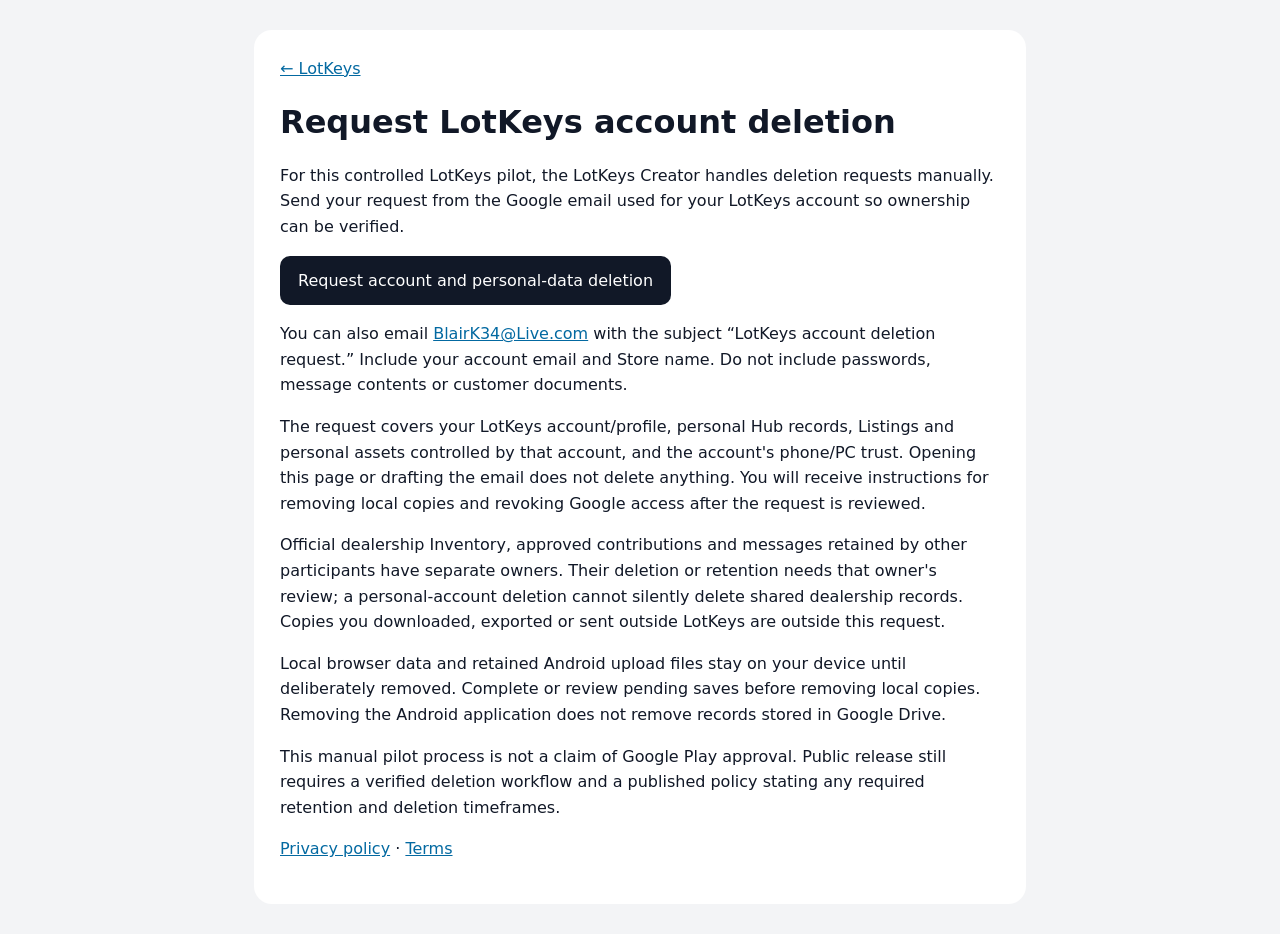
<file: delete-account.html>
<!doctype html>
<html lang="en">
<head>
  <meta charset="utf-8"><meta name="viewport" content="width=device-width,initial-scale=1">
  <title>Request LotKeys Account Deletion</title>
  <style>body{margin:0;background:#f3f4f6;color:#111827;font:16px/1.6 system-ui,sans-serif}main{max-width:720px;margin:30px auto;padding:26px;background:white;border-radius:18px}h1{line-height:1.2}a{color:#0369a1}.button{display:inline-block;padding:12px 18px;background:#111827;color:white;border-radius:10px;text-decoration:none}@media(max-width:760px){main{margin:0;border-radius:0}}</style>
</head>
<body><main>
  <a href="./">← LotKeys</a>
  <h1>Request LotKeys account deletion</h1>
  <p>For this controlled LotKeys pilot, the LotKeys Creator handles deletion requests manually. Send your request from the Google email used for your LotKeys account so ownership can be verified.</p>
  <p><a class="button" href="mailto:BlairK34@Live.com?subject=LotKeys%20account%20deletion%20request">Request account and personal-data deletion</a></p>
  <p>You can also email <a href="mailto:BlairK34@Live.com">BlairK34@Live.com</a> with the subject “LotKeys account deletion request.” Include your account email and Store name. Do not include passwords, message contents or customer documents.</p>
  <p>The request covers your LotKeys account/profile, personal Hub records, Listings and personal assets controlled by that account, and the account's phone/PC trust. Opening this page or drafting the email does not delete anything. You will receive instructions for removing local copies and revoking Google access after the request is reviewed.</p>
  <p>Official dealership Inventory, approved contributions and messages retained by other participants have separate owners. Their deletion or retention needs that owner's review; a personal-account deletion cannot silently delete shared dealership records. Copies you downloaded, exported or sent outside LotKeys are outside this request.</p>
  <p>Local browser data and retained Android upload files stay on your device until deliberately removed. Complete or review pending saves before removing local copies. Removing the Android application does not remove records stored in Google Drive.</p>
  <p>This manual pilot process is not a claim of Google Play approval. Public release still requires a verified deletion workflow and a published policy stating any required retention and deletion timeframes.</p>
  <p><a href="./privacy.html">Privacy policy</a> · <a href="./terms.html">Terms</a></p>
</main></body></html>
</file>
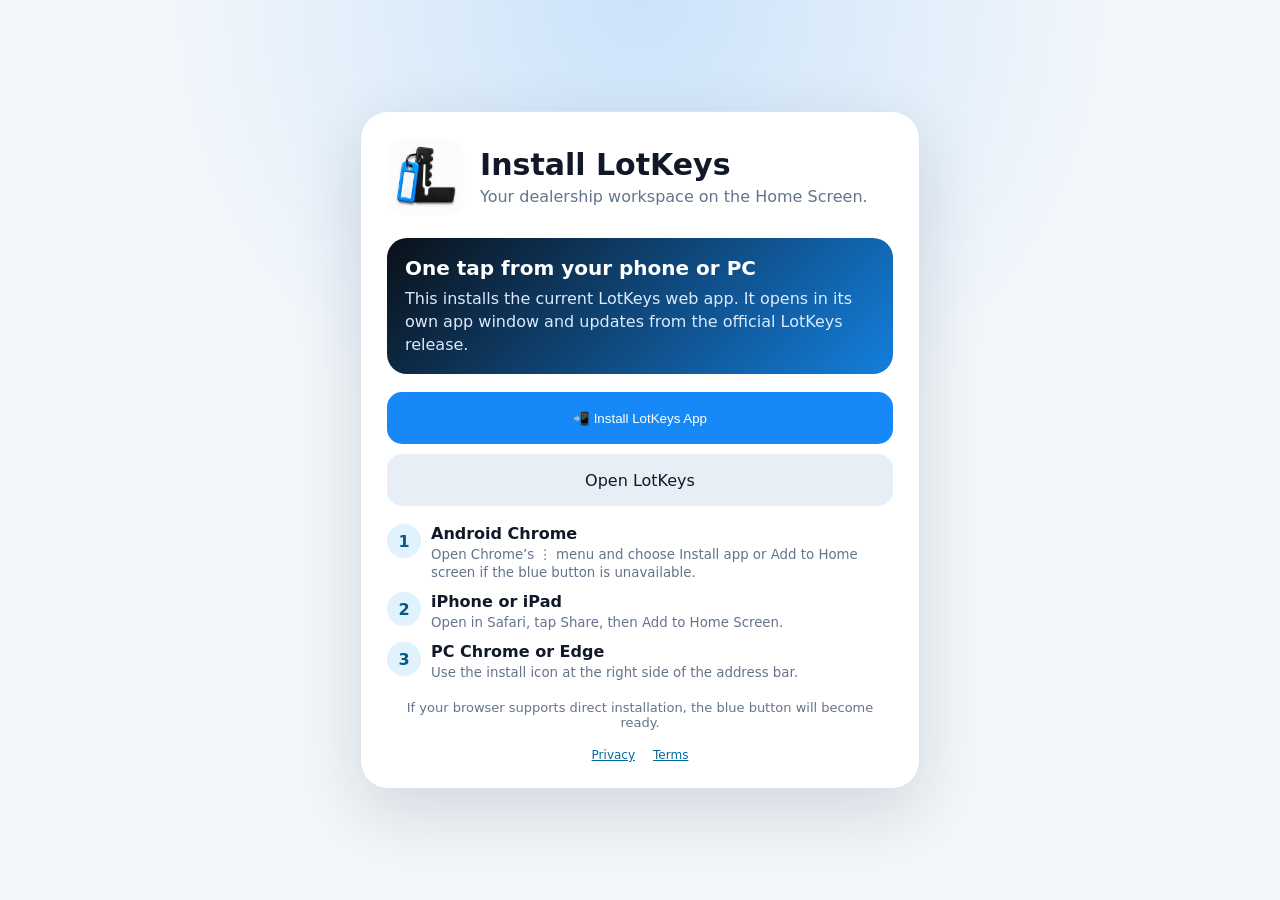
<file: install.html>
<!doctype html>
<html lang="en">
<head>
  <meta charset="utf-8">
  <meta name="viewport" content="width=device-width,initial-scale=1,viewport-fit=cover">
  <meta name="theme-color" content="#111827">
  <title>Install LotKeys</title>
  <link rel="manifest" href="./manifest.webmanifest">
  <link rel="icon" href="./assets/lotkeys-favicon.png">
  <link rel="apple-touch-icon" href="./assets/lotkeys-apple-touch-icon.png">
  <style>
    :root{color-scheme:light dark;--blue:#1688f8;--ink:#111827;--muted:#64748b;--line:#dbe4ef;--card:#fff;--bg:#f3f7fb}
    *{box-sizing:border-box}body{margin:0;min-height:100svh;display:grid;place-items:center;padding:24px;background:radial-gradient(circle at 50% 0,rgba(22,136,248,.18),transparent 44%),var(--bg);font-family:Inter,system-ui,-apple-system,"Segoe UI",sans-serif;color:var(--ink)}
    main{width:min(560px,100%);background:var(--card);border:1px solid var(--line);border-radius:28px;padding:26px;box-shadow:0 24px 70px rgba(15,23,42,.14)}
    .brand{display:flex;align-items:center;gap:15px}.brand img{width:78px;height:78px;border-radius:20px;object-fit:contain}.brand h1{margin:0;font-size:30px}.brand p{margin:5px 0 0;color:var(--muted)}
    .hero{margin:22px 0 18px;padding:18px;border-radius:20px;background:linear-gradient(135deg,#0b1018,#137fdd);color:#fff}.hero strong{display:block;font-size:20px}.hero span{display:block;margin-top:7px;color:#dbeafe;line-height:1.45}
    button,.button{display:flex;width:100%;justify-content:center;align-items:center;min-height:52px;border:0;border-radius:15px;padding:12px 18px;background:var(--blue);color:#fff;font:800 16px inherit;text-decoration:none;cursor:pointer}.button.secondary{margin-top:10px;background:#e7eef6;color:var(--ink)}button[disabled]{opacity:.62;cursor:default}
    .steps{display:grid;gap:10px;margin:18px 0}.step{display:grid;grid-template-columns:34px 1fr;gap:10px;align-items:start}.step b{width:34px;height:34px;display:grid;place-items:center;border-radius:50%;background:#e0f2fe;color:#075985}.step strong,.step small{display:block}.step small{color:var(--muted);margin-top:3px;line-height:1.35}
    #status{min-height:20px;margin:12px 2px 0;color:var(--muted);font-size:13px;text-align:center}.legal{display:flex;justify-content:center;gap:18px;margin-top:18px;font-size:12px}.legal a{color:#0369a1}
    @media(prefers-color-scheme:dark){:root{--ink:#f8fafc;--muted:#a8b3c2;--line:#2b3542;--card:#15191f;--bg:#0b0e12}.button.secondary{background:#28313c;color:#fff}.step b{background:#153957;color:#bae6fd}}
  </style>
</head>
<body>
  <main>
    <div class="brand"><img src="./assets/lotkeys-default-logo.png" alt="LotKeys"><div><h1>Install LotKeys</h1><p>Your dealership workspace on the Home Screen.</p></div></div>
    <div class="hero"><strong>One tap from your phone or PC</strong><span>This installs the current LotKeys web app. It opens in its own app window and updates from the official LotKeys release.</span></div>
    <button id="install" type="button">📲 Install LotKeys App</button>
    <a class="button secondary" href="./">Open LotKeys</a>
    <div class="steps" id="manual-steps">
      <div class="step"><b>1</b><div><strong>Android Chrome</strong><small>Open Chrome’s ⋮ menu and choose Install app or Add to Home screen if the blue button is unavailable.</small></div></div>
      <div class="step"><b>2</b><div><strong>iPhone or iPad</strong><small>Open in Safari, tap Share, then Add to Home Screen.</small></div></div>
      <div class="step"><b>3</b><div><strong>PC Chrome or Edge</strong><small>Use the install icon at the right side of the address bar.</small></div></div>
    </div>
    <div id="status" role="status" aria-live="polite"></div>
    <div class="legal"><a href="./privacy.html">Privacy</a><a href="./terms.html">Terms</a></div>
  </main>
  <script>
    let promptEvent=null;
    const button=document.getElementById('install'),status=document.getElementById('status');
    const standalone=matchMedia('(display-mode: standalone)').matches||navigator.standalone===true;
    if(standalone){button.disabled=true;button.textContent='✓ LotKeys is already installed';status.textContent='Open LotKeys from your Home Screen or app list.'}
    else status.textContent='If your browser supports direct installation, the blue button will become ready.';
    addEventListener('beforeinstallprompt',event=>{event.preventDefault();promptEvent=event;button.disabled=false;status.textContent='LotKeys is ready to install on this device.'});
    button.addEventListener('click',async()=>{if(!promptEvent){status.textContent='Use the matching browser instructions below to add LotKeys.';document.getElementById('manual-steps').scrollIntoView({behavior:'smooth'});return}button.disabled=true;await promptEvent.prompt();const choice=await promptEvent.userChoice.catch(()=>({outcome:'dismissed'}));status.textContent=choice.outcome==='accepted'?'LotKeys installation started ✓':'Installation was cancelled — you can try again anytime.';promptEvent=null;if(choice.outcome!=='accepted')button.disabled=false});
    addEventListener('appinstalled',()=>{button.disabled=true;button.textContent='✓ LotKeys installed';status.textContent='LotKeys is now available from your Home Screen or app list.'});
    if('serviceWorker' in navigator)navigator.serviceWorker.register('./sw.js?v=09481',{updateViaCache:'none'}).then(registration=>registration.update().catch(()=>{})).catch(()=>{});
  </script>
</body>
</html>
</file>
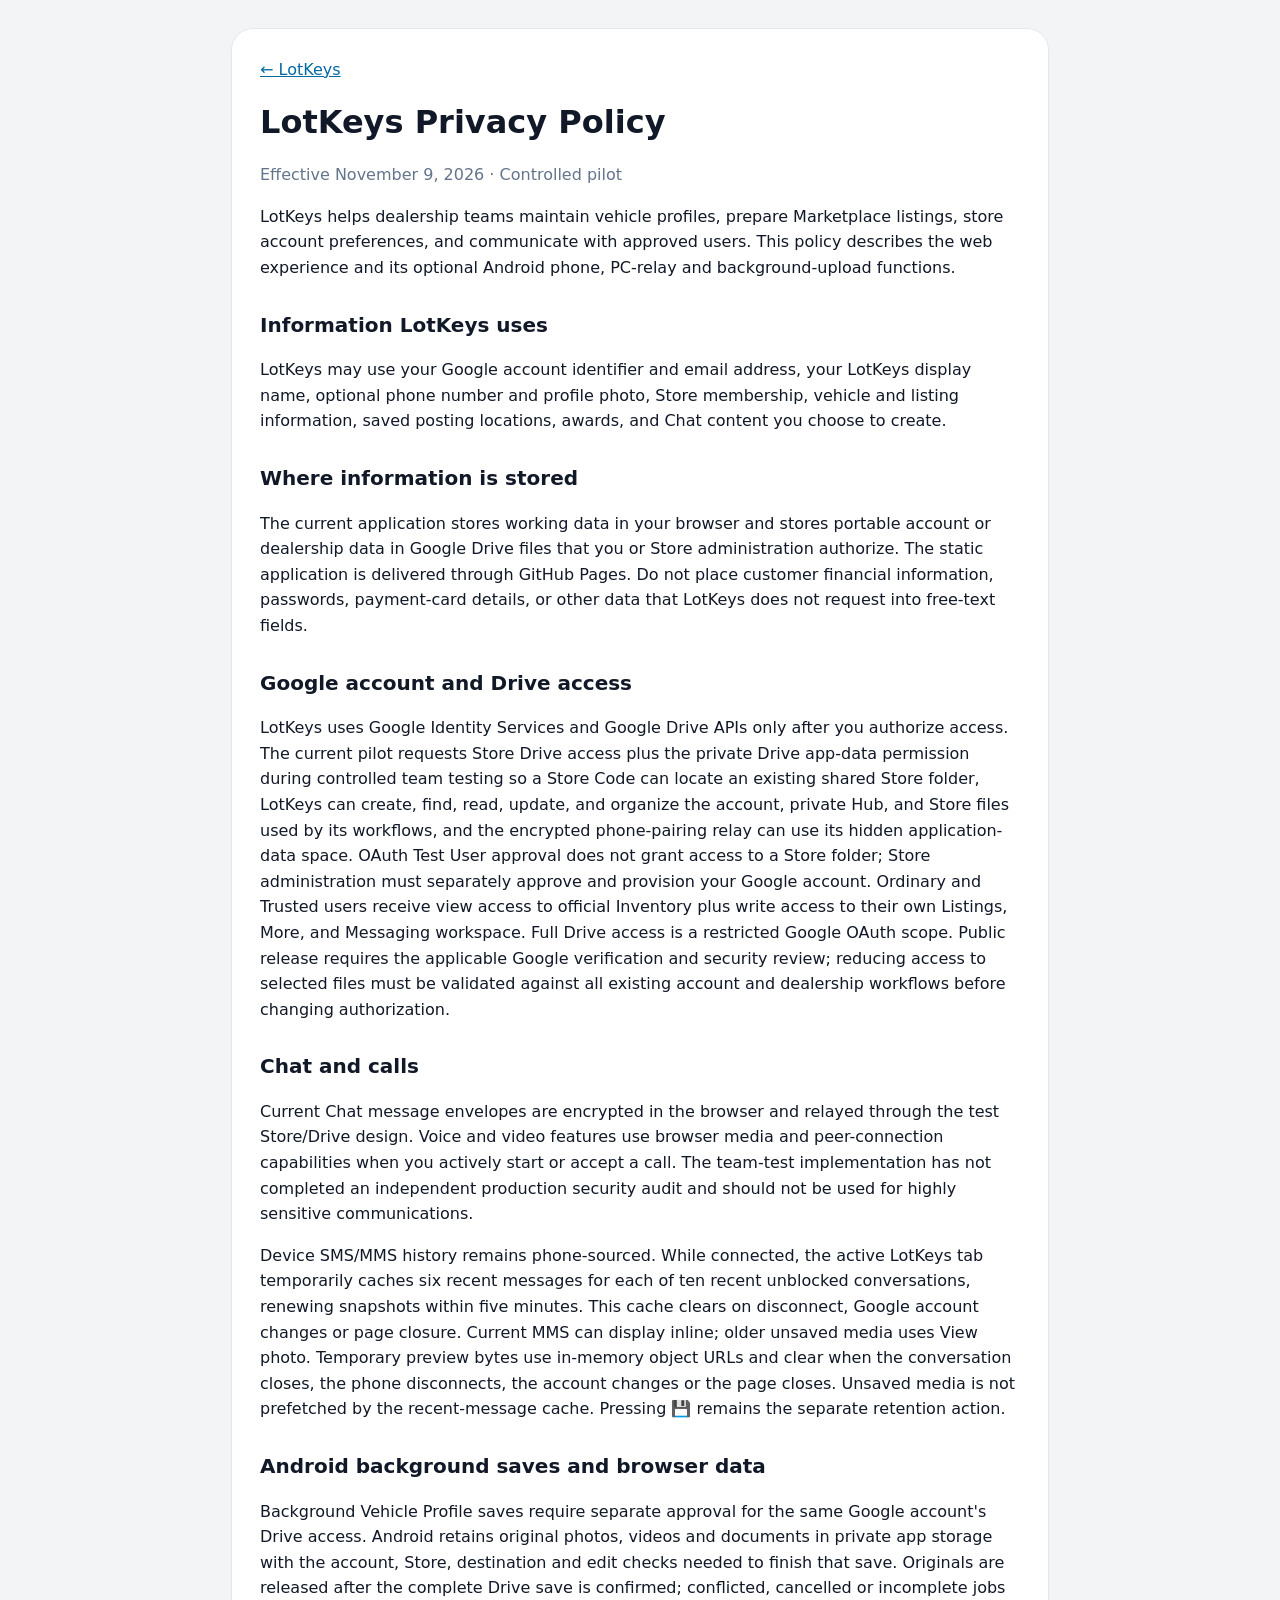
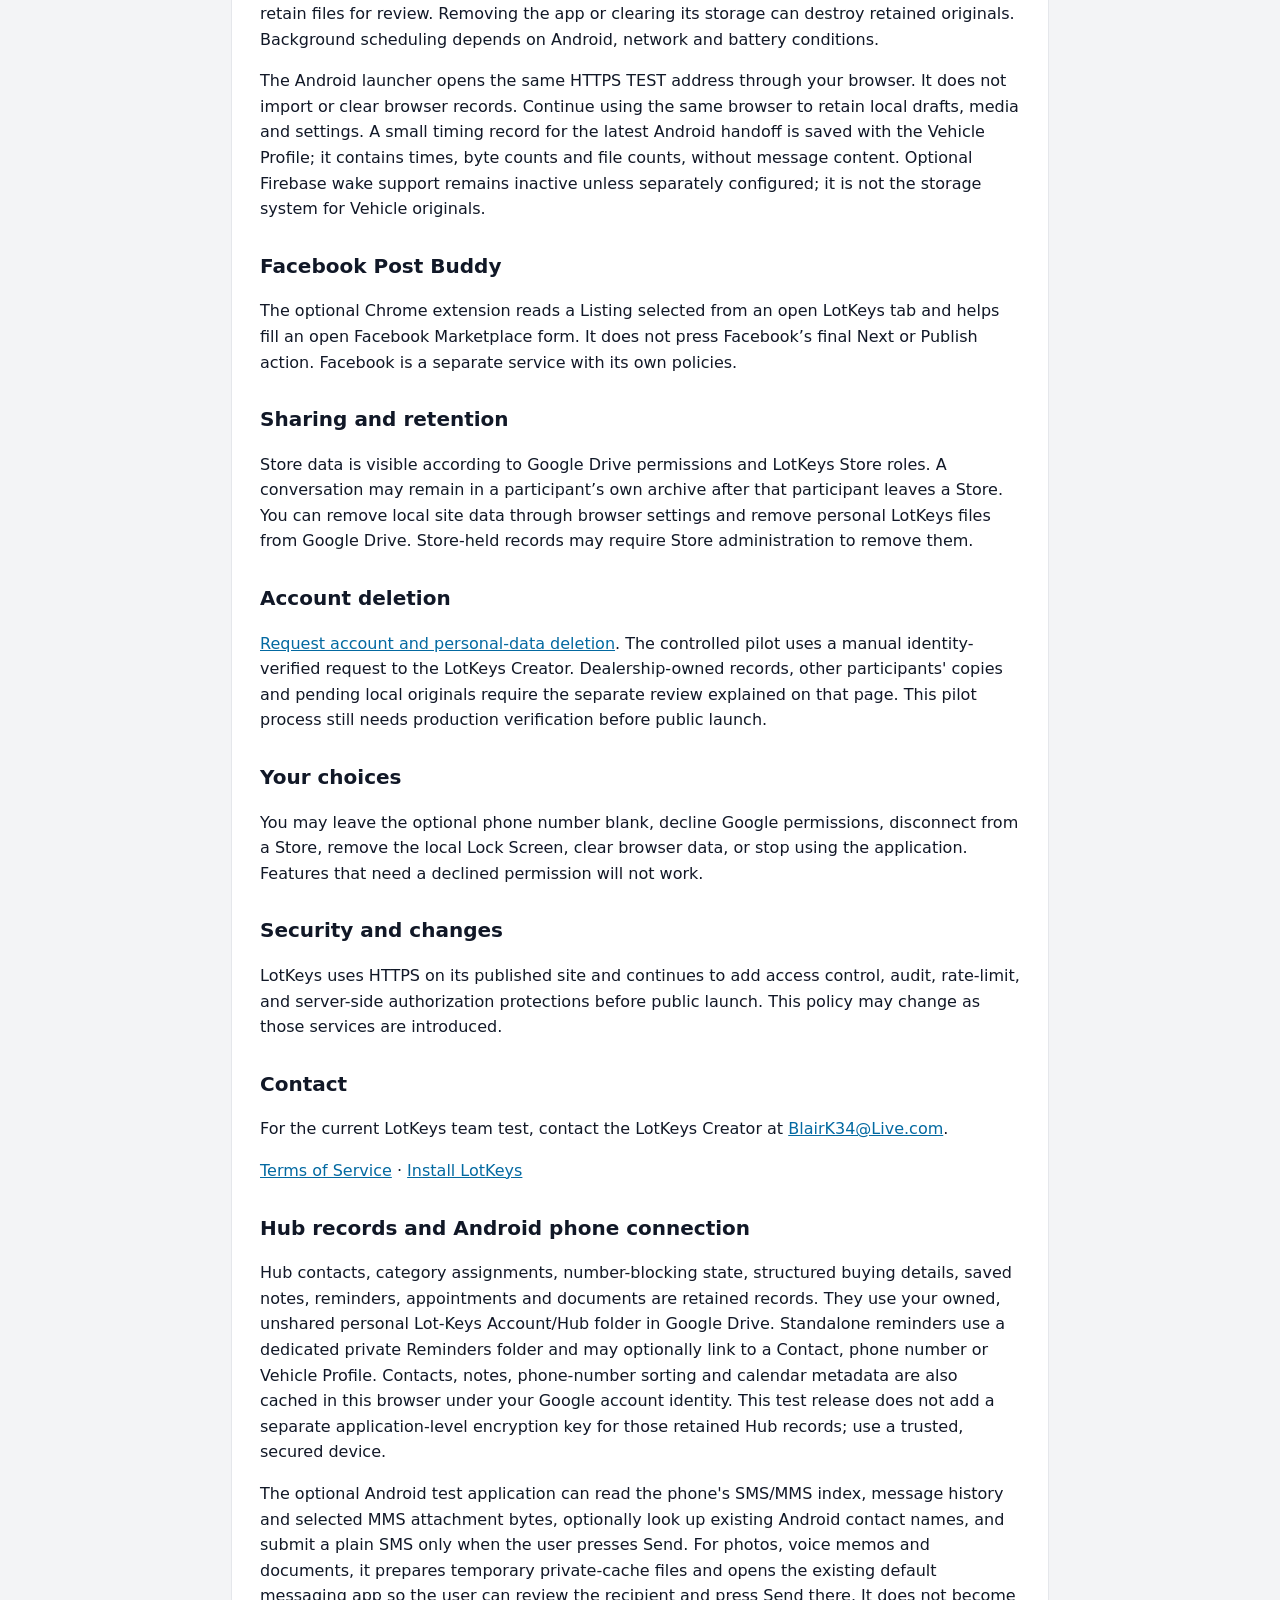
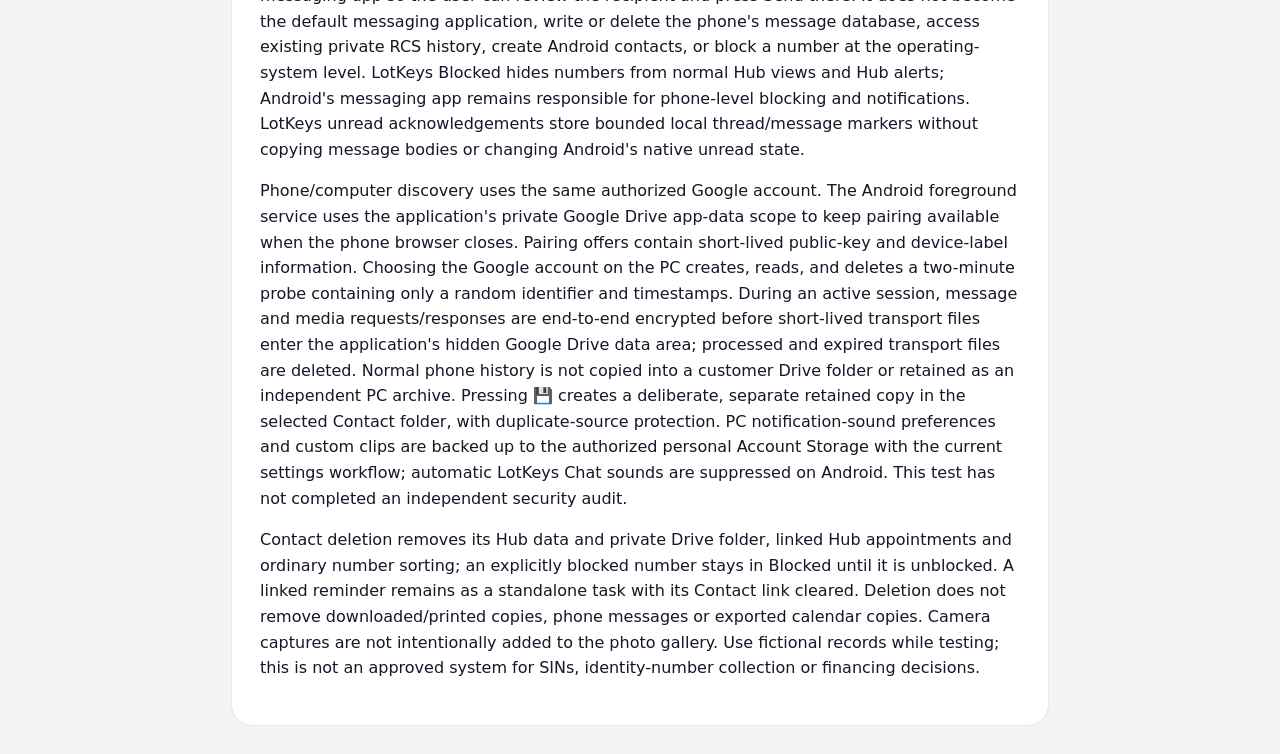
<file: privacy.html>
<!doctype html>
<html lang="en">
<head>
  <meta charset="utf-8">
  <meta name="viewport" content="width=device-width,initial-scale=1">
  <meta name="theme-color" content="#111827">
  <title>LotKeys Privacy Policy</title>
  <link rel="icon" href="./assets/lotkeys-favicon.png">
  <style>body{margin:0;background:#f3f4f6;color:#111827;font:16px/1.6 system-ui,-apple-system,"Segoe UI",sans-serif}main{max-width:760px;margin:28px auto;padding:28px;background:#fff;border:1px solid #e5e7eb;border-radius:22px}h1{line-height:1.15}h2{margin-top:28px;font-size:20px}a{color:#0369a1}.muted{color:#64748b}@media(max-width:800px){main{margin:0;border:0;border-radius:0;padding:22px}}</style>
</head>
<body>
<main>
  <a href="./">← LotKeys</a>
  <h1>LotKeys Privacy Policy</h1>
  <p class="muted">Effective November 9, 2026 · Controlled pilot</p>
  <p>LotKeys helps dealership teams maintain vehicle profiles, prepare Marketplace listings, store account preferences, and communicate with approved users. This policy describes the web experience and its optional Android phone, PC-relay and background-upload functions.</p>
  <h2>Information LotKeys uses</h2>
  <p>LotKeys may use your Google account identifier and email address, your LotKeys display name, optional phone number and profile photo, Store membership, vehicle and listing information, saved posting locations, awards, and Chat content you choose to create.</p>
  <h2>Where information is stored</h2>
  <p>The current application stores working data in your browser and stores portable account or dealership data in Google Drive files that you or Store administration authorize. The static application is delivered through GitHub Pages. Do not place customer financial information, passwords, payment-card details, or other data that LotKeys does not request into free-text fields.</p>
  <h2>Google account and Drive access</h2>
  <p>LotKeys uses Google Identity Services and Google Drive APIs only after you authorize access. The current pilot requests Store Drive access plus the private Drive app-data permission during controlled team testing so a Store Code can locate an existing shared Store folder, LotKeys can create, find, read, update, and organize the account, private Hub, and Store files used by its workflows, and the encrypted phone-pairing relay can use its hidden application-data space. OAuth Test User approval does not grant access to a Store folder; Store administration must separately approve and provision your Google account. Ordinary and Trusted users receive view access to official Inventory plus write access to their own Listings, More, and Messaging workspace. Full Drive access is a restricted Google OAuth scope. Public release requires the applicable Google verification and security review; reducing access to selected files must be validated against all existing account and dealership workflows before changing authorization.</p>
  <h2>Chat and calls</h2>
  <p>Current Chat message envelopes are encrypted in the browser and relayed through the test Store/Drive design. Voice and video features use browser media and peer-connection capabilities when you actively start or accept a call. The team-test implementation has not completed an independent production security audit and should not be used for highly sensitive communications.</p>
  <p>Device SMS/MMS history remains phone-sourced. While connected, the active LotKeys tab temporarily caches six recent messages for each of ten recent unblocked conversations, renewing snapshots within five minutes. This cache clears on disconnect, Google account changes or page closure. Current MMS can display inline; older unsaved media uses View photo. Temporary preview bytes use in-memory object URLs and clear when the conversation closes, the phone disconnects, the account changes or the page closes. Unsaved media is not prefetched by the recent-message cache. Pressing 💾 remains the separate retention action.</p>
  <h2>Android background saves and browser data</h2>
  <p>Background Vehicle Profile saves require separate approval for the same Google account's Drive access. Android retains original photos, videos and documents in private app storage with the account, Store, destination and edit checks needed to finish that save. Originals are released after the complete Drive save is confirmed; conflicted, cancelled or incomplete jobs retain files for review. Removing the app or clearing its storage can destroy retained originals. Background scheduling depends on Android, network and battery conditions.</p>
  <p>The Android launcher opens the same HTTPS TEST address through your browser. It does not import or clear browser records. Continue using the same browser to retain local drafts, media and settings. A small timing record for the latest Android handoff is saved with the Vehicle Profile; it contains times, byte counts and file counts, without message content. Optional Firebase wake support remains inactive unless separately configured; it is not the storage system for Vehicle originals.</p>
  <h2>Facebook Post Buddy</h2>
  <p>The optional Chrome extension reads a Listing selected from an open LotKeys tab and helps fill an open Facebook Marketplace form. It does not press Facebook’s final Next or Publish action. Facebook is a separate service with its own policies.</p>
  <h2>Sharing and retention</h2>
  <p>Store data is visible according to Google Drive permissions and LotKeys Store roles. A conversation may remain in a participant’s own archive after that participant leaves a Store. You can remove local site data through browser settings and remove personal LotKeys files from Google Drive. Store-held records may require Store administration to remove them.</p>
  <h2>Account deletion</h2>
  <p><a href="./delete-account.html">Request account and personal-data deletion</a>. The controlled pilot uses a manual identity-verified request to the LotKeys Creator. Dealership-owned records, other participants' copies and pending local originals require the separate review explained on that page. This pilot process still needs production verification before public launch.</p>
  <h2>Your choices</h2>
  <p>You may leave the optional phone number blank, decline Google permissions, disconnect from a Store, remove the local Lock Screen, clear browser data, or stop using the application. Features that need a declined permission will not work.</p>
  <h2>Security and changes</h2>
  <p>LotKeys uses HTTPS on its published site and continues to add access control, audit, rate-limit, and server-side authorization protections before public launch. This policy may change as those services are introduced.</p>
  <h2>Contact</h2>
  <p>For the current LotKeys team test, contact the LotKeys Creator at <a href="mailto:BlairK34@Live.com">BlairK34@Live.com</a>.</p>
  <p><a href="./terms.html">Terms of Service</a> · <a href="./install.html">Install LotKeys</a></p>
<section><h2>Hub records and Android phone connection</h2><p>Hub contacts, category assignments, number-blocking state, structured buying details, saved notes, reminders, appointments and documents are retained records. They use your owned, unshared personal Lot-Keys Account/Hub folder in Google Drive. Standalone reminders use a dedicated private Reminders folder and may optionally link to a Contact, phone number or Vehicle Profile. Contacts, notes, phone-number sorting and calendar metadata are also cached in this browser under your Google account identity. This test release does not add a separate application-level encryption key for those retained Hub records; use a trusted, secured device.</p><p>The optional Android test application can read the phone's SMS/MMS index, message history and selected MMS attachment bytes, optionally look up existing Android contact names, and submit a plain SMS only when the user presses Send. For photos, voice memos and documents, it prepares temporary private-cache files and opens the existing default messaging app so the user can review the recipient and press Send there. It does not become the default messaging application, write or delete the phone's message database, access existing private RCS history, create Android contacts, or block a number at the operating-system level. LotKeys Blocked hides numbers from normal Hub views and Hub alerts; Android's messaging app remains responsible for phone-level blocking and notifications. LotKeys unread acknowledgements store bounded local thread/message markers without copying message bodies or changing Android's native unread state.</p><p>Phone/computer discovery uses the same authorized Google account. The Android foreground service uses the application's private Google Drive app-data scope to keep pairing available when the phone browser closes. Pairing offers contain short-lived public-key and device-label information. Choosing the Google account on the PC creates, reads, and deletes a two-minute probe containing only a random identifier and timestamps. During an active session, message and media requests/responses are end-to-end encrypted before short-lived transport files enter the application's hidden Google Drive data area; processed and expired transport files are deleted. Normal phone history is not copied into a customer Drive folder or retained as an independent PC archive. Pressing 💾 creates a deliberate, separate retained copy in the selected Contact folder, with duplicate-source protection. PC notification-sound preferences and custom clips are backed up to the authorized personal Account Storage with the current settings workflow; automatic LotKeys Chat sounds are suppressed on Android. This test has not completed an independent security audit.</p><p>Contact deletion removes its Hub data and private Drive folder, linked Hub appointments and ordinary number sorting; an explicitly blocked number stays in Blocked until it is unblocked. A linked reminder remains as a standalone task with its Contact link cleared. Deletion does not remove downloaded/printed copies, phone messages or exported calendar copies. Camera captures are not intentionally added to the photo gallery. Use fictional records while testing; this is not an approved system for SINs, identity-number collection or financing decisions.</p></section></main>
</body>
</html>
</file>
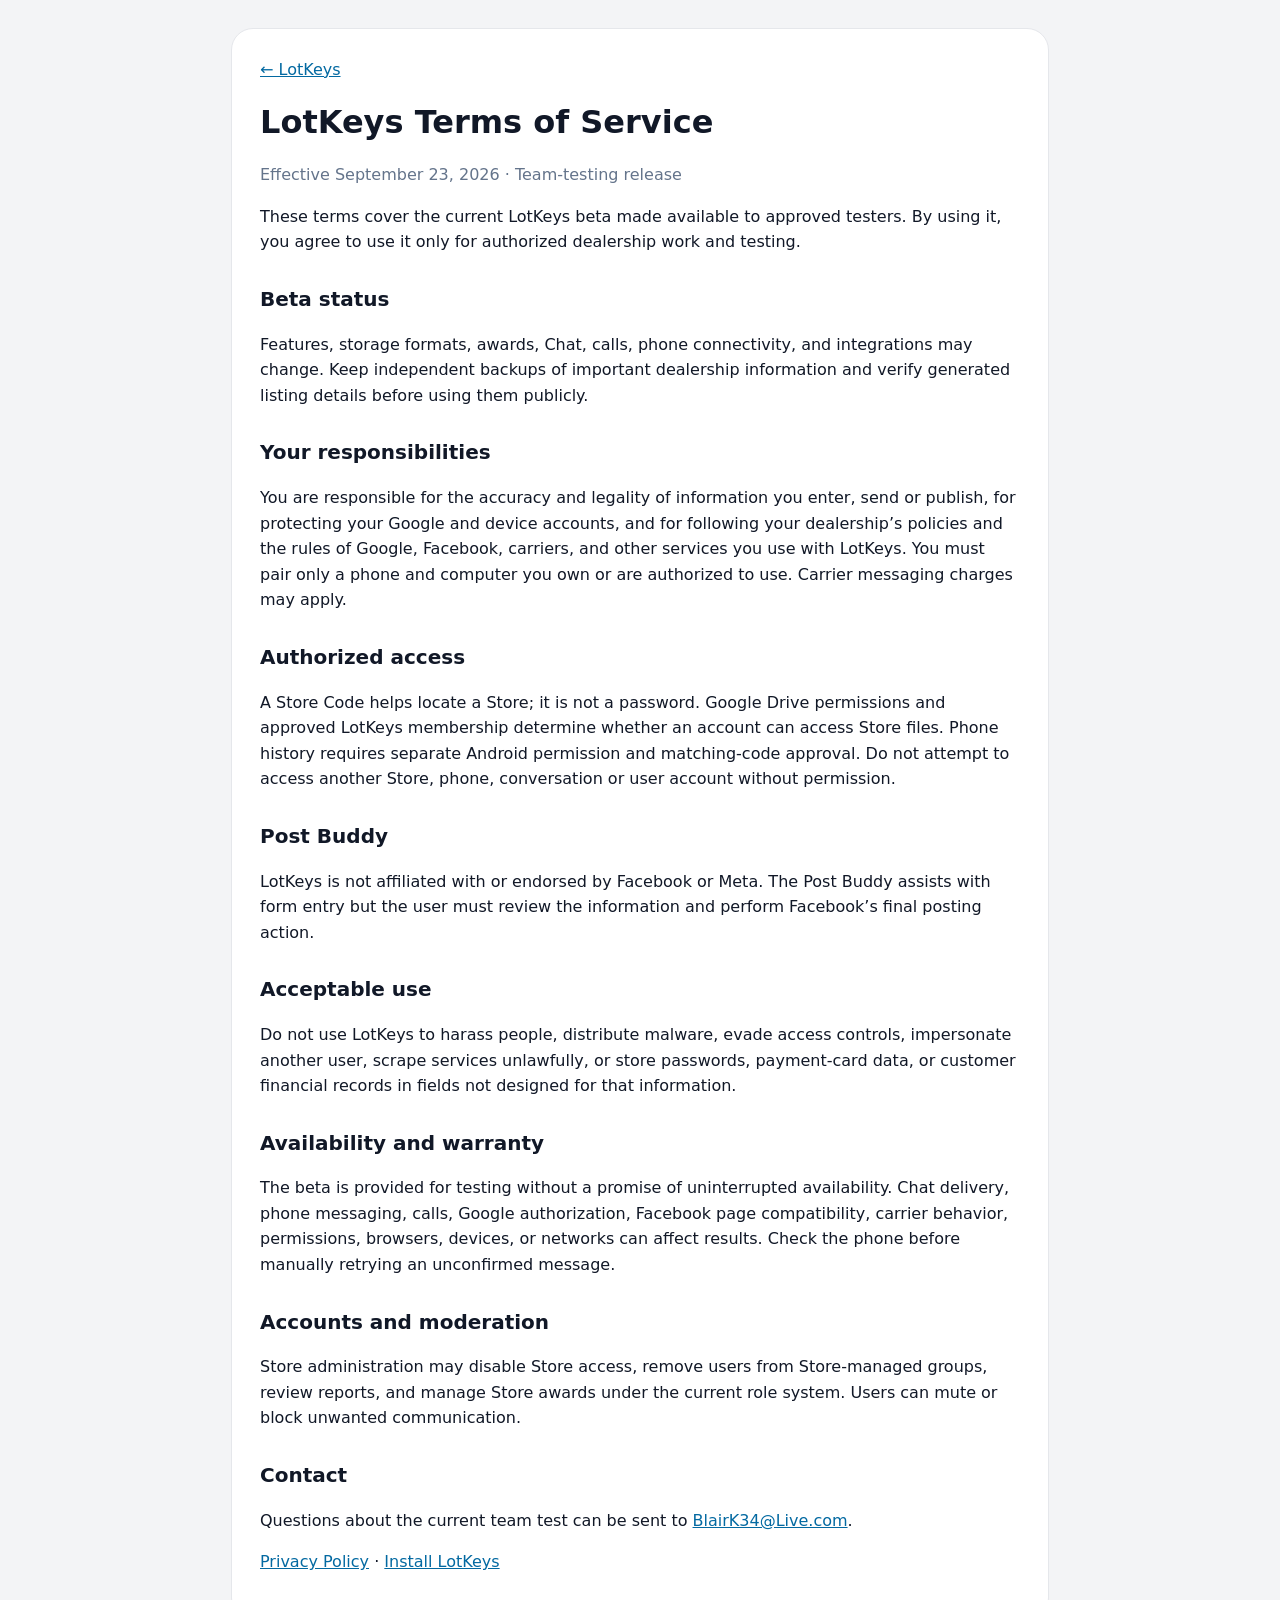
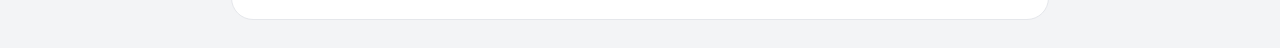
<file: terms.html>
<!doctype html>
<html lang="en"><head><meta charset="utf-8"><meta name="viewport" content="width=device-width,initial-scale=1"><meta name="theme-color" content="#111827"><title>LotKeys Terms of Service</title><link rel="icon" href="./assets/lotkeys-favicon.png"><style>body{margin:0;background:#f3f4f6;color:#111827;font:16px/1.6 system-ui,-apple-system,"Segoe UI",sans-serif}main{max-width:760px;margin:28px auto;padding:28px;background:#fff;border:1px solid #e5e7eb;border-radius:22px}h1{line-height:1.15}h2{margin-top:28px;font-size:20px}a{color:#0369a1}.muted{color:#64748b}@media(max-width:800px){main{margin:0;border:0;border-radius:0;padding:22px}}</style></head><body><main><a href="./">← LotKeys</a><h1>LotKeys Terms of Service</h1><p class="muted">Effective September 23, 2026 · Team-testing release</p><p>These terms cover the current LotKeys beta made available to approved testers. By using it, you agree to use it only for authorized dealership work and testing.</p><h2>Beta status</h2><p>Features, storage formats, awards, Chat, calls, phone connectivity, and integrations may change. Keep independent backups of important dealership information and verify generated listing details before using them publicly.</p><h2>Your responsibilities</h2><p>You are responsible for the accuracy and legality of information you enter, send or publish, for protecting your Google and device accounts, and for following your dealership’s policies and the rules of Google, Facebook, carriers, and other services you use with LotKeys. You must pair only a phone and computer you own or are authorized to use. Carrier messaging charges may apply.</p><h2>Authorized access</h2><p>A Store Code helps locate a Store; it is not a password. Google Drive permissions and approved LotKeys membership determine whether an account can access Store files. Phone history requires separate Android permission and matching-code approval. Do not attempt to access another Store, phone, conversation or user account without permission.</p><h2>Post Buddy</h2><p>LotKeys is not affiliated with or endorsed by Facebook or Meta. The Post Buddy assists with form entry but the user must review the information and perform Facebook’s final posting action.</p><h2>Acceptable use</h2><p>Do not use LotKeys to harass people, distribute malware, evade access controls, impersonate another user, scrape services unlawfully, or store passwords, payment-card data, or customer financial records in fields not designed for that information.</p><h2>Availability and warranty</h2><p>The beta is provided for testing without a promise of uninterrupted availability. Chat delivery, phone messaging, calls, Google authorization, Facebook page compatibility, carrier behavior, permissions, browsers, devices, or networks can affect results. Check the phone before manually retrying an unconfirmed message.</p><h2>Accounts and moderation</h2><p>Store administration may disable Store access, remove users from Store-managed groups, review reports, and manage Store awards under the current role system. Users can mute or block unwanted communication.</p><h2>Contact</h2><p>Questions about the current team test can be sent to <a href="mailto:BlairK34@Live.com">BlairK34@Live.com</a>.</p><p><a href="./privacy.html">Privacy Policy</a> · <a href="./install.html">Install LotKeys</a></p></main></body></html>
</file>
